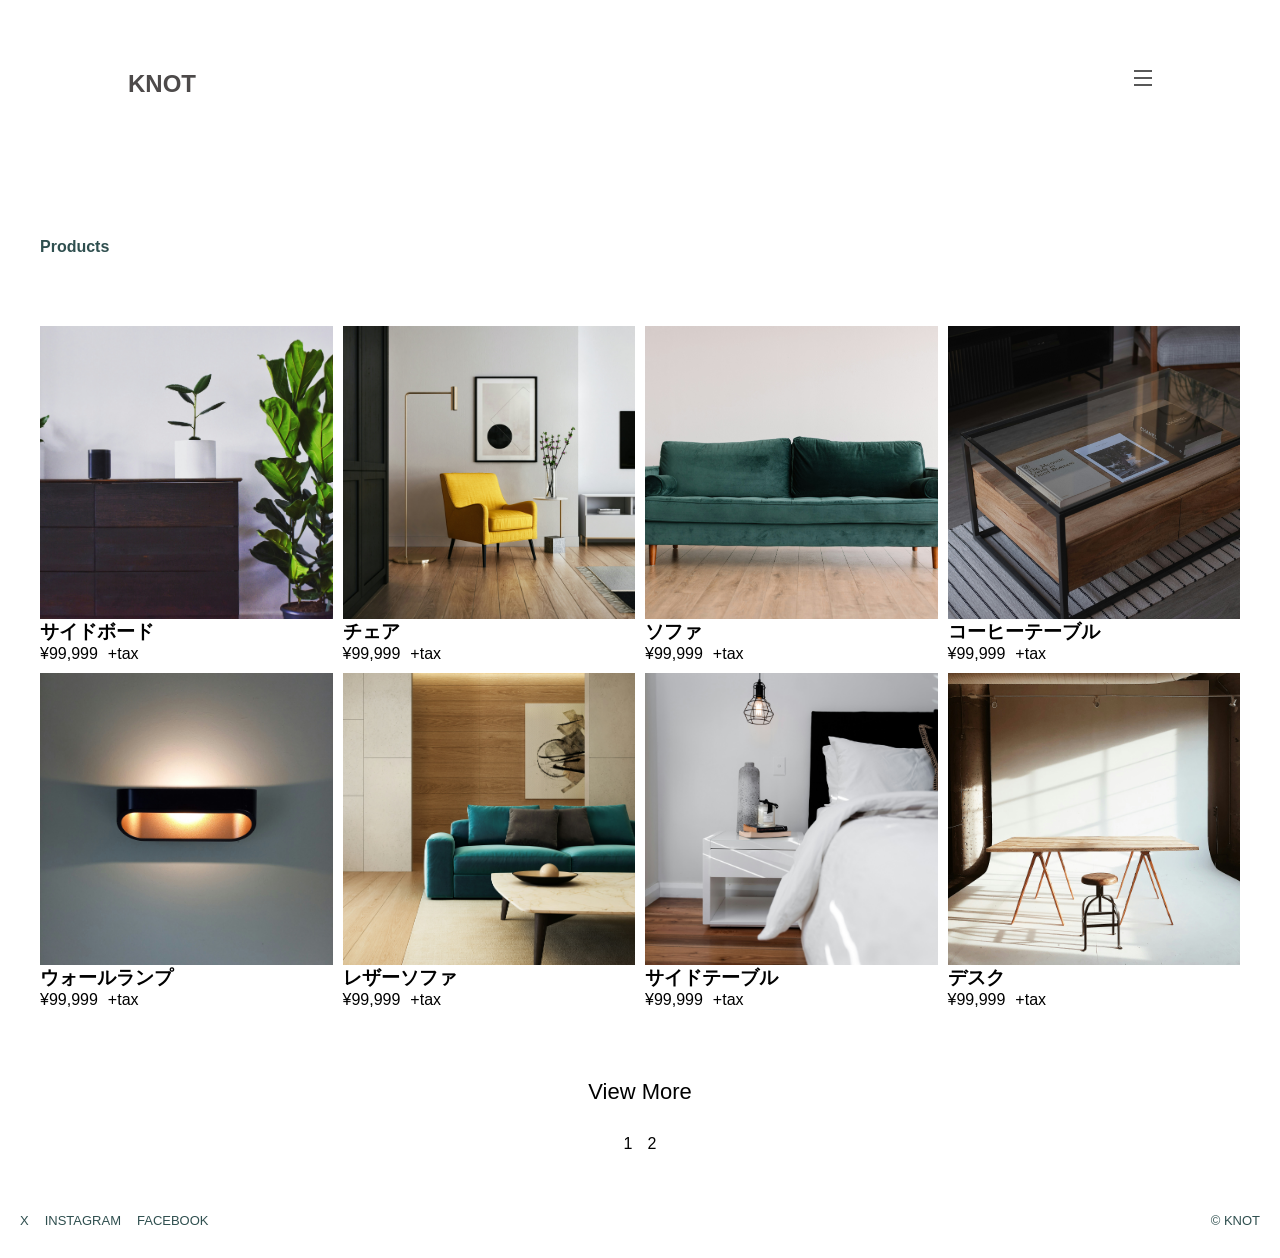
<file: index.html>
<!DOCTYPE html>
<html lang="ja">

<head>
    <meta charset="UTF-8">
    <meta name="viewport" content="width=device-width, initial-scale=1.0">
    <title>Portfolio</title>
    <link rel="stylesheet" href="styles.css">
</head>

<body>
    <header class="header">
        <h2><a href="#" class="title">KNOT</a></h2>
        <button class="hamburger">
            <span></span>
            <span></span>
            <span></span>
        </button>
        <nav class="navbar">
            <ul>
                <li><a href="./index.html">Products</a></li>
                <li><a href="./about.html">About</a></li>
                <li><a href="./company.html">Company</a></li>
                <li><a href="./contact.html">Contact</a></li>
            </ul>
            <button class="close-btn">X</button>
        </nav>
    </header>
    <main>
        <h4 class="sub-title">Products</h4>
        <section class="item-container">
        </section>
        <button class="view-more">View More</button>
        <div class="pagination">
            <span class="page-link" data-page="1">1</span>
            <span class="page-link" data-page="2">2</span>
        </div>
    </main>
    <footer>
        <ul class="sns-link">
            <li><a href="https://x.com/home" target="_blank">X</a></li>
            <li><a href="https://www.instagram.com/?hl=ja" target="_blank">INSTAGRAM</a></li>
            <li><a href="https://www.facebook.com/?locale=ja_JP" target="_blank">FACEBOOK</a></li>
        </ul>
        <p>© KNOT</p>
    </footer>
    <script src="menu.js"></script>
    <script src="items.js"></script>
    <script src="script.js"></script>
</body>
</file>
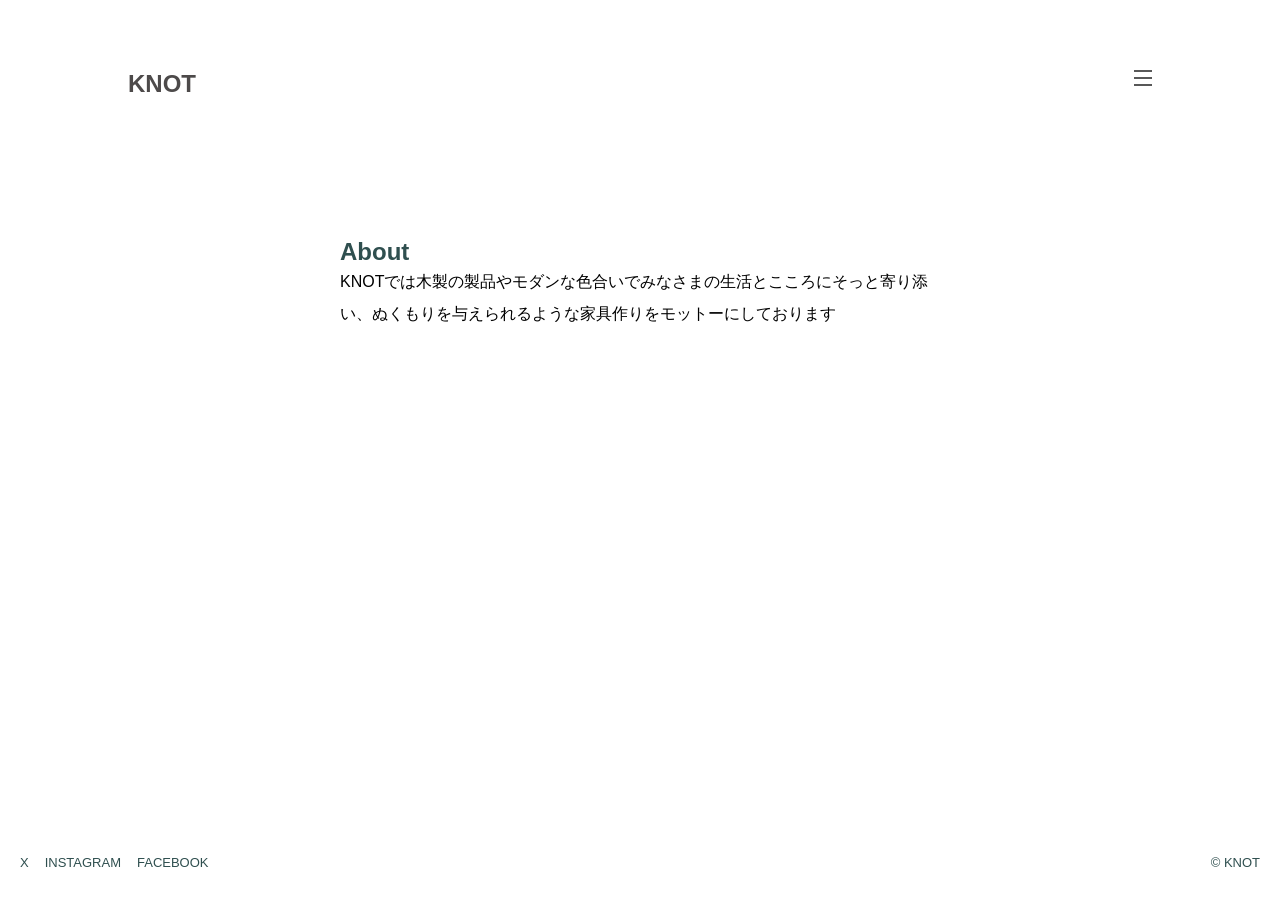
<file: about.html>
<!DOCTYPE html>
<html lang="ja">

<head>
    <meta charset="UTF-8">
    <meta name="viewport" content="width=device-width, initial-scale=1.0">
    <title>Portfolio</title>
    <link rel="stylesheet" href="styles.css">
</head>

<body>
    <header class="header">
        <h2><a href="#" class="title">KNOT</a></h2>
        <button class="hamburger">
            <span></span>
            <span></span>
            <span></span>
        </button>
        <nav class="navbar">
            <ul>
                <li><a href="./index.html">Products</a></li>
                <li><a href="./about.html">About</a></li>
                <li><a href="./company.html">Company</a></li>
                <li><a href="./contact.html">Contact</a></li>
            </ul>
            <button class="close-btn">X</button>
        </nav>
    </header>
    <main>
        <div class="about-content">
            <h2 class="about-title">About</h2>
            <p>KNOTでは木製の製品やモダンな色合いでみなさまの生活とこころにそっと寄り添い、ぬくもりを与えられるような家具作りをモットーにしております</p>
        </div>
    </main>
    <footer>
        <ul class="sns-link">
            <li><a href="https://x.com/home" target="_blank">X</a></li>
            <li><a href="https://www.instagram.com/?hl=ja" target="_blank">INSTAGRAM</a></li>
            <li><a href="https://www.facebook.com/?locale=ja_JP" target="_blank">FACEBOOK</a></li>
        </ul>
        <p>© KNOT</p>
    </footer>
    <script src="menu.js"></script>
</body>
</file>
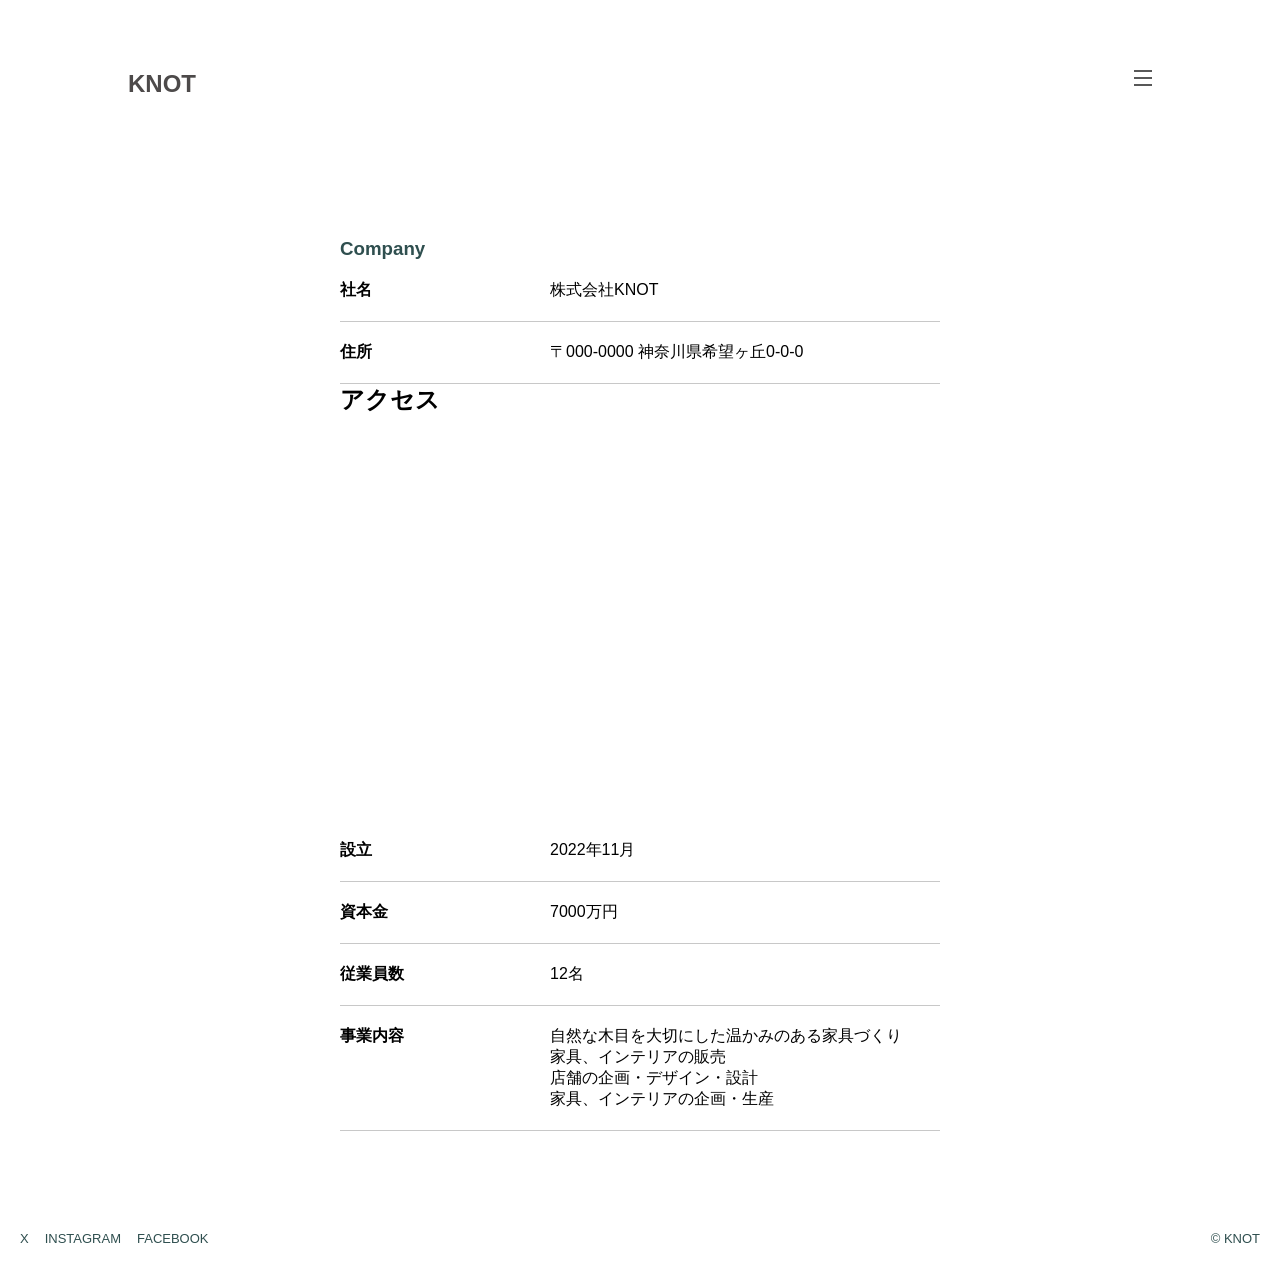
<file: company.html>
<!DOCTYPE html>
<html lang="ja">

<head>
    <meta charset="UTF-8">
    <meta name="viewport" content="width=device-width, initial-scale=1.0">
    <title>Portfolio</title>
    <link rel="stylesheet" href="styles.css">
</head>

<body>
    <header class="header">
        <h2><a href="#" class="title">KNOT</a></h2>
        <button class="hamburger">
            <span></span>
            <span></span>
            <span></span>
        </button>
        <nav class="navbar">
            <ul>
                <li><a href="./index.html">Products</a></li>
                <li><a href="./about.html">About</a></li>
                <li><a href="./company.html">Company</a></li>
                <li><a href="./contact.html">Contact</a></li>
            </ul>
            <button class="close-btn">X</button>
        </nav>
    </header>
    <main>
        <div class="company-container">
            <h3 class="about-title">Company</h3>
            <div class="company-row">
                <span>社名</span>
                <p>株式会社KNOT</p>
            </div>
            <div class="company-row">
                <span>住所</span>
                <p>〒000-0000 神奈川県希望ヶ丘0-0-0</p>
            </div>
            <section class="access">
                <h2>アクセス</h2>
                <div class="map">
                    <iframe src="https://www.google.com/maps/embed?pb=!1m18!1m12!1m3!1d4595.8613328926685!2d139.5112228828185!3d35.46061896963688!2m3!1f0!2f0!3f0!3m2!1i1024!2i768!4f13.1!3m3!1m2!1s0x6018576935d5214d%3A0xd7ae5a20cddd0788!2z5biM5pyb44O25LiY6aeF!5e0!3m2!1sja!2sjp!4v1791817275169!5m2!1sja!2sjp" width="600" height="450" style="border:0;" allowfullscreen="" loading="lazy" referrerpolicy="strict-origin-when-cross-origin"></iframe>
                </div>
            </section>
            <div class="company-row">
                <span>設立</span>
                <p>2022年11月</p>
            </div>
            <div class="company-row">
                <span>資本金</span>
                <p>7000万円</p>
            </div>
            <div class="company-row">
                <span>従業員数</span>
                <p>12名</p>
            </div>
            <div class="company-row">
                <span>事業内容</span>
                <ul class="business-list">
                    <li>自然な木目を大切にした温かみのある家具づくり</li>
                    <li>家具、インテリアの販売</li>
                    <li>店舗の企画・デザイン・設計</li>
                    <li>家具、インテリアの企画・生産</li>
                </ul>
            </div>
        </div>

    </main>
    <footer>
        <ul class="sns-link">
            <li><a href="https://x.com/home" target="_blank">X</a></li>
            <li><a href="https://www.instagram.com/?hl=ja" target="_blank">INSTAGRAM</a></li>
            <li><a href="https://www.facebook.com/?locale=ja_JP" target="_blank">FACEBOOK</a></li>
        </ul>
        <p>© KNOT</p>
    </footer>
    <script src="menu.js"></script>
</body>
</file>
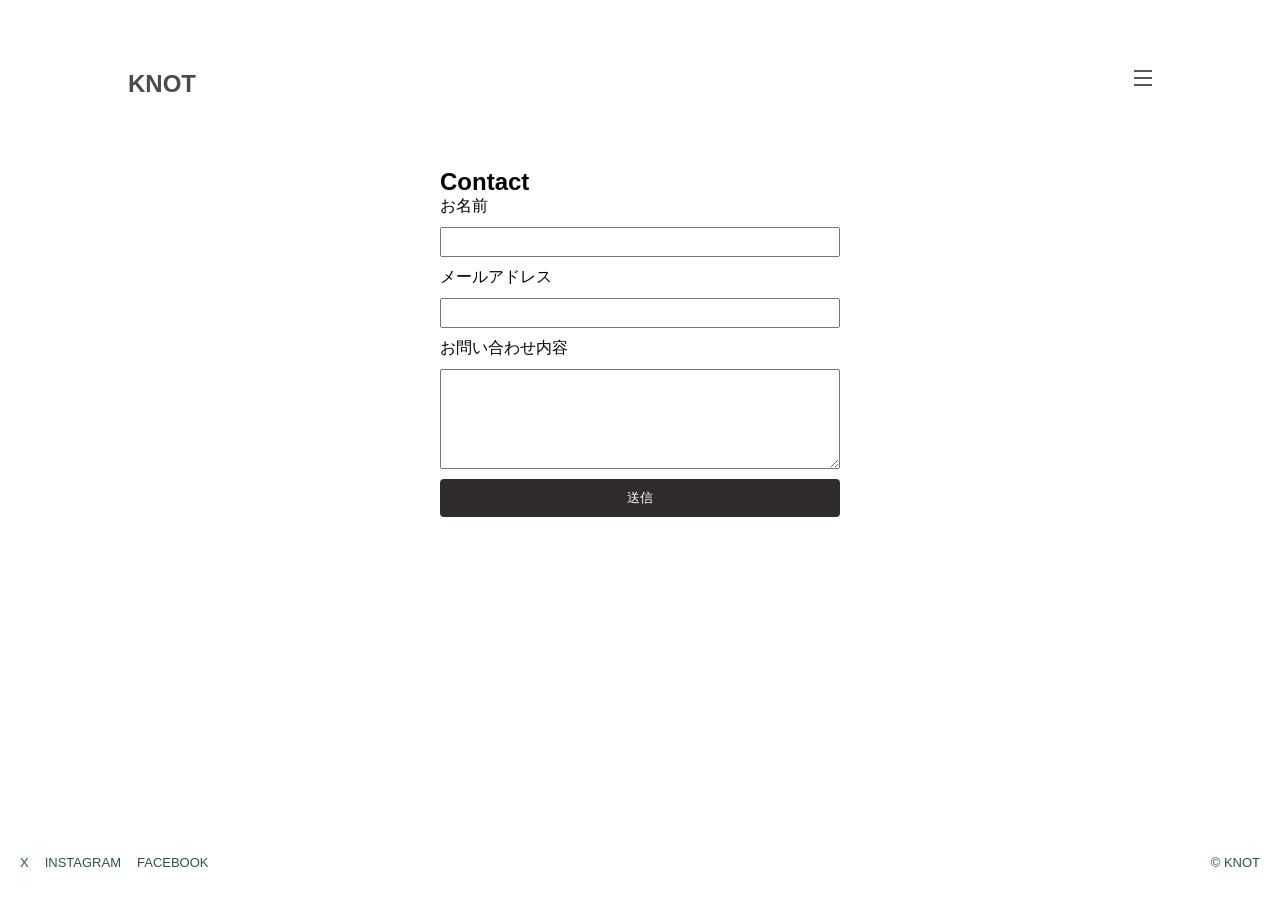
<file: contact.html>
<!DOCTYPE html>
<html lang="ja">

<head>
    <meta charset="UTF-8">
    <meta name="viewport" content="width=device-width, initial-scale=1.0">
    <title>Portfolio</title>
    <link rel="stylesheet" href="styles.css">
</head>

<body>
    <header class="header">
        <h2><a href="#" class="title">KNOT</a></h2>
        <button class="hamburger">
            <span></span>
            <span></span>
            <span></span>
        </button>
        <nav class="navbar">
            <ul>
                <li><a href="./index.html">Products</a></li>
                <li><a href="./about.html">About</a></li>
                <li><a href="./company.html">Company</a></li>
                <li><a href="./contact.html">Contact</a></li>
            </ul>
            <button class="close-btn">X</button>
        </nav>
    </header>
    <main class="contact">
        <h2>Contact</h2>
        <form action="" method="post">
            <label for="name" class="form-label">お名前</label>
            <input type="text" id="name" name="name" required />
            <label for="email" class="form-label">メールアドレス</label>
            <input type="email" id="email" name="email" required />
            <label for="message" class="form-label">お問い合わせ内容</label>
            <textarea id="message" name="message" required></textarea>
            <button type="submit">送信</button>
        </form>
    </main>
    <footer>
        <ul class="sns-link">
            <li><a href="https://x.com/home" target="_blank">X</a></li>
            <li><a href="https://www.instagram.com/?hl=ja" target="_blank">INSTAGRAM</a></li>
            <li><a href="https://www.facebook.com/?locale=ja_JP" target="_blank">FACEBOOK</a></li>
        </ul>
        <p>© KNOT</p>
    </footer>
    <script src="menu.js"></script>
</body>

</html>
</file>
<file: styles.css>
*,
::before,
::after {
    padding: 0;
    margin: 0;
    box-sizing: border-box;
}

a {
    text-decoration: none;
}

body {
    display: flex;
    flex-direction: column;
    min-height: 100vh;
    font-family: Arial, sans-serif;
}

main {
    flex-grow: 1;
}

li {
    list-style: none
}

.title {
    text-decoration: none;
    color: rgb(77, 74, 74);

}

.header {
    display: flex;
    justify-content: space-between;
    margin: 70px auto;
    width: 80%;
    max-width: 1200px;
}

button {
    border: none;
    background: none;
}



.navbar {
    opacity: 0;
    pointer-events: none;
    transition: opacity 0.5s, transform 0.4s;
    position: fixed;
    background-color: rgba(0, 0, 0, 0.6);
    color: whitesmoke;
    font-weight: bold;
    top: 0;
    left: 0;
    width: 100vw;
    height: 100vh;
    transform: translateX(-100%);
    z-index: 10;
}

.navbar a {
    display: inline-block;
    text-decoration: none;
    color: whitesmoke;
    font-weight: normal;
    font-size: 20px;
    padding-top: 30px;
    padding-left: 100px;
}

.view-more {
    display: block;
    margin: 30px auto;
    font-size: 22px;
}

.close-btn {
    font-size: 30px;
    position: absolute;
    top: 87px;
    right: 360px;
    color: whitesmoke;
}

.pagination {
    display: flex;
    justify-content: center;
    gap: 15px;
    margin: 30px auto;
}

.pagi-link {
    cursor: pointer;
}

.header ul {
    list-style: none;
}

.navbar.open {
    opacity: 1;
    pointer-events: auto;
    transform: translateX(0);
}

.hamburger {
    display: flex;
    flex-direction: column;
    gap: 5px;
}

.hamburger span {
    background-color: rgb(88, 88, 88);
    width: 18px;
    height: 2px;
}

.sub-title {
    margin: 70px auto;
    max-width: 1200px;
    color: darkslategray;
}

.thumb {
    position: relative;
    width: 100%;
    z-index: 0;
}

.item {
    text-decoration: none;
    color: inherit;
}

.thumb img {
    display: block;
    width: 100%;
}

.thumb::before {
    content: "";
    position: absolute;
    top: 0;
    left: 0;
    width: 100%;
    height: 100%;
    background-color: rgba(255, 255, 255, 0);
    transition: background-color 0.01s;
}

.item:hover .thumb::before {
    background-color: rgba(255, 255, 255, 0.3);
}

.item-container {
    display: grid;
    grid-template-columns: repeat(4, 1fr);
    gap: 10px;
    max-width: 1200px;
    margin: 70px auto;
}

.item-container img {
    width: 100%;
    aspect-ratio: 1 / 1;
    object-fit: cover;
}

.item-container span {
    margin-left: 10px;
}

.detail-img {
    display: inline-block;
    width: 100%;
    max-width: 400px;
    aspect-ratio: 1 / 1;
    object-fit: cover;
}

.detail-container {
    max-width: 400px;
    margin: 30px auto;
}

.back {
    text-decoration: none;
    color: darkslategrey;
    display: block;
    margin: 30px auto;
    width: 150px;
}

.map iframe {
    width: 100%;
    height: 400px;
}

@media (max-width: 600px) {
    .item-container {
        grid-template-columns: repeat(2, 1fr);
    }

    .navbar {
        top: 0;
        right: 300px;
    }

    .close-btn {
        top: 20px;
        right: 20px;
    }

    .navbar a {
        padding-left: 30px;
    }

    .map iframe {
        width: 100%;
        height: 200px;
    }
}

.about-content {
    margin: 70px auto;
    max-width: 600px;
}

.about-title {
    color: darkslategray;
}

.about-content p {
    font-size: 16px;
    line-height: 32px;
}

footer {
    display: flex;
    justify-content: space-between;
    align-items: center;
    padding: 30px 20px;
}

footer p {
    color: darkslategrey;
    font-size: 13px;
}

.sns-link {
    display: flex;
    gap: 16px;
    list-style: none;
    font-size: 13px;
}

footer a {
    text-decoration: none;
    color: darkslategrey;
}

.company-container {
    margin: 70px auto;
    max-width: 600px;
}

.company-row {
    display: flex;
    align-items: flex-start;
    gap: 10px;
    border-bottom: solid 1px #c8c8c8;
    padding-top: 20px;
    padding-bottom: 20px;
}

.company-row span {
    min-width: 200px;
    font-weight: bold;
}

.highlight {
    font-family: italic;
}

.contact form {
    display: flex;
    flex-direction: column;
    gap: 10px;
    max-width: 400px;
    margin: 0 auto 20px;
}

.contact button {
    padding: 10px 20px;
    background-color: rgb(49, 44, 44);
    color: white;
    border: none;
    border-radius: 4px;
    cursor: pointer;
}

.contact h2 {
    max-width: 400px;
    margin: 0 auto;
}

#name,
#email {
    width: 100%;
    max-width: 400px;
    height: 30px;
}

#message {
    width: 100%;
    max-width: 400px;
    height: 100px;
}
</file>
